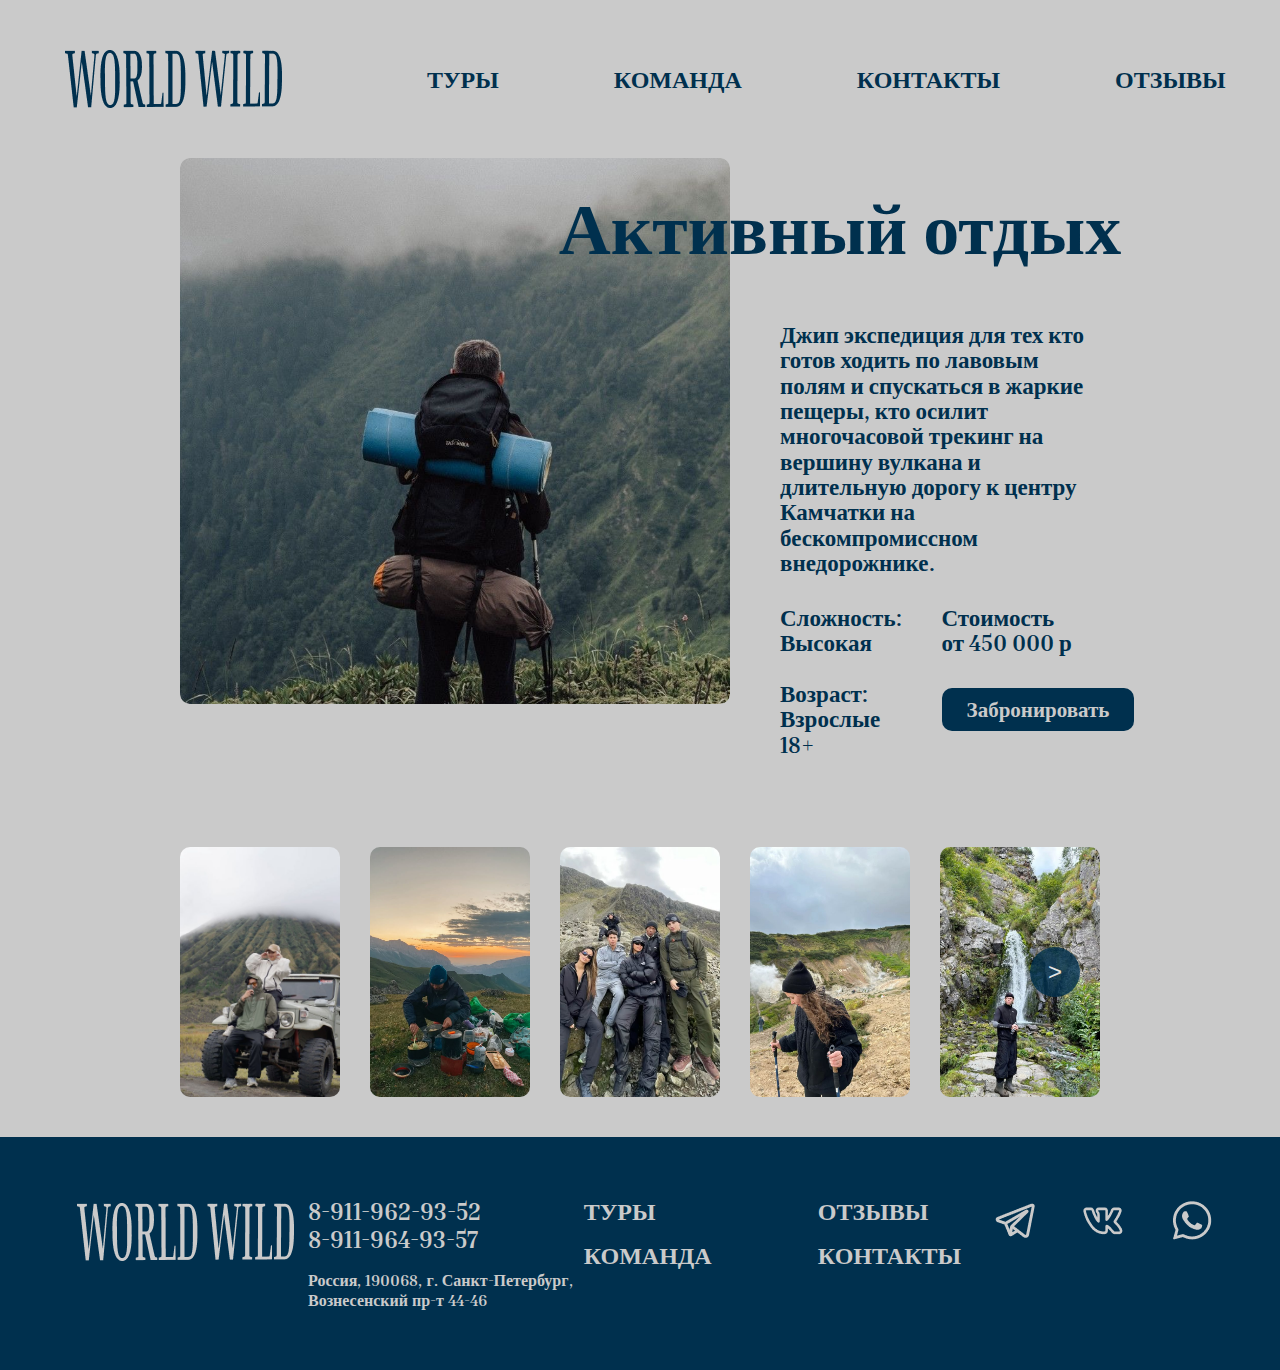
<file: верстка макета фигма/акт.html>
<!DOCTYPE html>
<html lang="ru">
<head>
    <meta charset="UTF-8">
    <meta name="viewport" content="width=device-width, initial-scale=1.0">
    <title>Активный отдых</title>
    <link href="https://fonts.googleapis.com/css2?family=Inria+Serif:wght@400;700&display=swap" rel="stylesheet">
    <link rel="stylesheet" href="акт.css">
</head>
<body>
    <header>
        <div class="container">
            <div class="header-container">
                <div class="logo">
                    <a href="index.html">
                       <img src="images/ЛОГО.png" alt="Логотип компании">
                    </a>   
                </div>
                <nav class="nav-menu">
                    <a href="всетуры.html" class="nav-button">ТУРЫ</a>
                    <a href="команда.html" class="nav-button">КОМАНДА</a>
                    <a href="Информация.html" class="nav-button">КОНТАКТЫ</a>
                    <a href="ОТЗЫВЫ.html" class="nav-button">ОТЗЫВЫ</a>
                </nav>
            </div>
        </div>
    </header>

    <main>
        <div class="main-container">
            <div class="photo-container">
                <img src="images/акт.png" alt="Активный отдых">
            </div>
            <div class="text-block">
                <div class="text-content-container">
                    <h1 class="title">Активный отдых</h1>
                    <div class="comfort-text-block">
                        <p class="description">
                            Джип экспедиция для тех кто готов ходить по лавовым полям и спускаться в жаркие пещеры, кто осилит многочасовой трекинг на вершину вулкана и длительную дорогу к центру Камчатки на бескомпромиссном внедорожнике. 
                        </p>
                        <div class="details-container">
                            <div class="details-column">
                                Сложность:<br>
                                Высокая<br><br>
                                Возраст:<br>
                                Взрослые 18+
                            </div>
                            <div class="details-column">
                                Стоимость<br>
                                от 450 000 р
                                <a href="фио.html" class="book-button">Забронировать</a>
                            </div>
                        </div>
                    </div>
                </div>
            </div>
        </div>
    </main>
   <!-- Карусель после основного контента -->
<div class="carousel-section">
    <div class="container">
        <div class="carousel">
            <div class="carousel-track">
                <div class="carousel-slide">
                    <img src="images/акт1.jpg" alt="Фото тура 1">
                </div>
                <div class="carousel-slide">
                    <img src="images/акт2.jpg" alt="Фото тура 2">
                </div>
                <div class="carousel-slide">
                    <img src="images/акт3.jpg" alt="Фото тура 3">
                </div>
                <div class="carousel-slide">
                    <img src="images/акт4.jpg" alt="Фото тура 4">
                </div>
                <div class="carousel-slide">
                    <img src="images/акт5.jpg" alt="Фото тура 5">
                </div>
                <div class="carousel-slide">
                    <img src="images/акт6.jpg" alt="Фото тура 6">
                </div>
                <div class="carousel-slide">
                    <img src="images/акт7.jpg" alt="Фото тура 7">
                </div>
            </div>
            <button class="carousel-btn prev-btn">&lt;</button>
            <button class="carousel-btn next-btn">&gt;</button>
        </div>
    </div>
</div>
    <footer class="footer">
        <div class="container">
            <div class="footer-content">
                <div class="footer-logo">
                    <a href="index.html">
                      <img src="images/лого 2.png" alt="Логотип">
                    </a>
                </div>
                <div class="footer-contacts">
                    <h3 class="contacts-title">8-911-962-93-52<br>8-911-964-93-57</h3>
                    <p class="contacts-subtitle">Россия, 190068, г. Санкт-Петербург,<br>Вознесенский пр-т 44-46</p>
                </div>
                <nav class="footer-nav">
                    <a href="всетуры.html" class="footer-nav-link">ТУРЫ</a>
                    <a href="ОТЗЫВЫ.html" class="footer-nav-link">ОТЗЫВЫ</a>
                    <a href="команда.html" class="footer-nav-link">КОМАНДА</a>
                    <a href="Информация.html" class="footer-nav-link">КОНТАКТЫ</a>
                </nav>
                <div class="footer-social">
                    <a href="#" class="social-icon"><img src="images/tg.png" alt="Telegram"></a>
                    <a href="#" class="social-icon"><img src="images/vk.png" alt="VK"></a>
                    <a href="#" class="social-icon"><img src="images/whatsapp.png" alt="WhatsApp"></a>
                </div>
            </div>
        </div>
    </footer>
    <script>
        document.addEventListener('DOMContentLoaded', function() {
            const track = document.querySelector('.carousel-track');
            const slides = Array.from(document.querySelectorAll('.carousel-slide'));
            const nextBtn = document.querySelector('.next-btn');
            const prevBtn = document.querySelector('.prev-btn');
            
            // Рассчитываем ширину одного слайда
            const slide = slides[0];
            let slideWidth = slide.offsetWidth;
            let gap = parseInt(window.getComputedStyle(slide).marginRight) || 30;
            const totalSlideWidth = slideWidth + gap;
            
            // Количество одновременно видимых слайдов
            const visibleSlides = 5;
            let currentIndex = 0;
            
            // Функция обновления позиции карусели
            function updateCarousel() {
                track.style.transform = `translateX(-${currentIndex * totalSlideWidth}px)`;
                
                // Скрываем/показываем кнопки навигации
                prevBtn.style.display = currentIndex === 0 ? 'none' : 'block';
                nextBtn.style.display = currentIndex >= slides.length - visibleSlides ? 'none' : 'block';
            }
            
            // Обработчик кнопки "Вперед"
            nextBtn.addEventListener('click', function() {
                if (currentIndex < slides.length - visibleSlides) {
                    currentIndex++;
                    updateCarousel();
                }
            });
            
            // Обработчик кнопки "Назад"
            prevBtn.addEventListener('click', function() {
                if (currentIndex > 0) {
                    currentIndex--;
                    updateCarousel();
                }
            });
            
            // Инициализация карусели
            updateCarousel();
            
            // Обработчик ресайза окна
            window.addEventListener('resize', function() {
                const newSlideWidth = slides[0].offsetWidth;
                const newGap = parseInt(window.getComputedStyle(slides[0]).marginRight) || 30;
                if (Math.abs(newSlideWidth - slideWidth) > 5 || newGap !== gap) {
                    slideWidth = newSlideWidth;
                    gap = newGap;
                    updateCarousel();
                }
            });
        });
    </script>
</body>
</html>
</file>
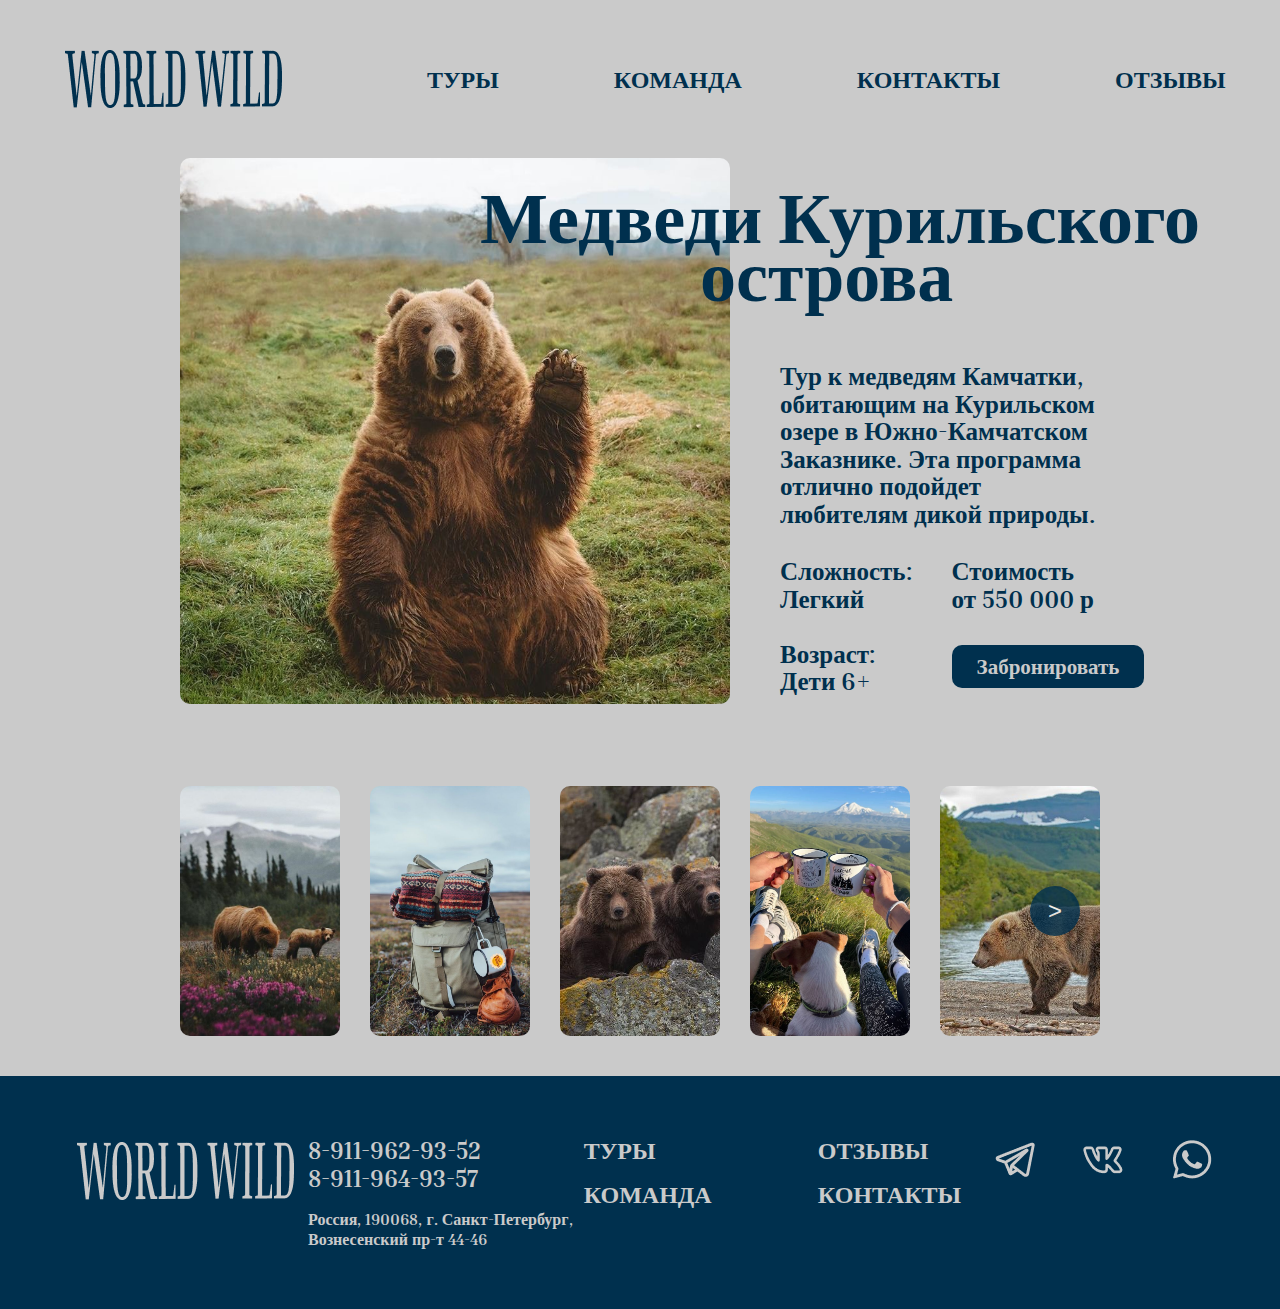
<file: верстка макета фигма/мед.html>
<!DOCTYPE html>
<html lang="ru">
<head>
    <meta charset="UTF-8">
    <meta name="viewport" content="width=device-width, initial-scale=1.0">
    <title>Медведи Курильского острова</title>
    <link href="https://fonts.googleapis.com/css2?family=Inria+Serif:wght@400;700&display=swap" rel="stylesheet">
    <link rel="stylesheet" href="мед.css">
</head>
<body>
    <header>
        <div class="container">
            <div class="header-container">
                <div class="logo">
                    <a href="index.html">
                        <img src="images/ЛОГО.png" alt="Логотип компании">
                    </a>
                </div>
                <nav class="nav-menu">
                    <a href="всетуры.html" class="nav-button">ТУРЫ</a>
                    <a href="команда.html" class="nav-button">КОМАНДА</a>
                    <a href="Информация.html" class="nav-button">КОНТАКТЫ</a>
                    <a href="ОТЗЫВЫ.html" class="nav-button">ОТЗЫВЫ</a>
                </nav>
            </div>
        </div>
    </header>

    <main>
        <div class="main-container">
            <div class="photo-container">
                <img src="images/Медведи Курильского острова.png" alt="Медведи Курильского острова">
            </div>
            <div class="text-block">
                <div class="text-content-container">
                    <h1 class="title">Медведи Курильского<br><span class="title-second-line">острова</span></h1>
                    <div class="comfort-text-block">
                        <p class="description">
                            Тур к медведям Камчатки, обитающим на Курильском озере в Южно-Камчатском Заказнике. 
                            Эта программа отлично подойдет любителям дикой природы.
                        </p>
                        <div class="details-container">
                            <div class="details-column">
                                Сложность:<br>
                                Легкий<br><br>
                                Возраст:<br>
                                Дети 6+
                            </div>
                            <div class="details-column">
                                Стоимость<br>
                                от 550 000 р
                                <a href="фио.html" class="book-button">Забронировать</a>
                            </div>
                        </div>
                    </div>
                </div>
            </div>
        </div>
    </main>
   <!-- Карусель после основного контента -->
<div class="carousel-section">
    <div class="container">
        <div class="carousel">
            <div class="carousel-track">
                <div class="carousel-slide">
                    <img src="images/мед1.jpg" alt="Фото тура 1">
                </div>
                <div class="carousel-slide">
                    <img src="images/мед2.jpg" alt="Фото тура 2">
                </div>
                <div class="carousel-slide">
                    <img src="images/мед3.jpg" alt="Фото тура 3">
                </div>
                <div class="carousel-slide">
                    <img src="images/мед4.jpg" alt="Фото тура 4">
                </div>
                <div class="carousel-slide">
                    <img src="images/мед5.jpg" alt="Фото тура 5">
                </div>
                <div class="carousel-slide">
                    <img src="images/сем6.jpg" alt="Фото тура 6">
                </div>
                <div class="carousel-slide">
                    <img src="images/мед7.jpg" alt="Фото тура 7">
                </div>
            </div>
            <button class="carousel-btn prev-btn">&lt;</button>
            <button class="carousel-btn next-btn">&gt;</button>
        </div>
    </div>
</div>
    <footer class="footer">
        <div class="container">
            <div class="footer-content">
                <div class="footer-logo">
                    <a href="index.html">
                        <img src="images/лого 2.png" alt="Логотип">
                    </a>
                </div>
                <div class="footer-contacts">
                    <h3 class="contacts-title">8-911-962-93-52<br>8-911-964-93-57</h3>
                    <p class="contacts-subtitle">Россия, 190068, г. Санкт-Петербург,<br>Вознесенский пр-т 44-46</p>
                </div>
                <nav class="footer-nav">
                    <a href="всетуры.html" class="footer-nav-link">ТУРЫ</a>
                    <a href="ОТЗЫВЫ.html" class="footer-nav-link">ОТЗЫВЫ</a>
                    <a href="команда.html" class="footer-nav-link">КОМАНДА</a>
                    <a href="Информация.html" class="footer-nav-link">КОНТАКТЫ</a>
                </nav>
                <div class="footer-social">
                    <a href="#" class="social-icon"><img src="images/tg.png" alt="Telegram"></a>
                    <a href="#" class="social-icon"><img src="images/vk.png" alt="VK"></a>
                    <a href="#" class="social-icon"><img src="images/whatsapp.png" alt="WhatsApp"></a>
                </div>
            </div>
        </div>
    </footer>
    <script>
        document.addEventListener('DOMContentLoaded', function() {
            const track = document.querySelector('.carousel-track');
            const slides = Array.from(document.querySelectorAll('.carousel-slide'));
            const nextBtn = document.querySelector('.next-btn');
            const prevBtn = document.querySelector('.prev-btn');
            
            // Рассчитываем ширину одного слайда
            const slide = slides[0];
            let slideWidth = slide.offsetWidth;
            let gap = parseInt(window.getComputedStyle(slide).marginRight) || 30;
            const totalSlideWidth = slideWidth + gap;
            
            // Количество одновременно видимых слайдов
            const visibleSlides = 5;
            let currentIndex = 0;
            
            // Функция обновления позиции карусели
            function updateCarousel() {
                track.style.transform = `translateX(-${currentIndex * totalSlideWidth}px)`;
                
                // Скрываем/показываем кнопки навигации
                prevBtn.style.display = currentIndex === 0 ? 'none' : 'block';
                nextBtn.style.display = currentIndex >= slides.length - visibleSlides ? 'none' : 'block';
            }
            
            // Обработчик кнопки "Вперед"
            nextBtn.addEventListener('click', function() {
                if (currentIndex < slides.length - visibleSlides) {
                    currentIndex++;
                    updateCarousel();
                }
            });
            
            // Обработчик кнопки "Назад"
            prevBtn.addEventListener('click', function() {
                if (currentIndex > 0) {
                    currentIndex--;
                    updateCarousel();
                }
            });
            
            // Инициализация карусели
            updateCarousel();
            
            // Обработчик ресайза окна
            window.addEventListener('resize', function() {
                const newSlideWidth = slides[0].offsetWidth;
                const newGap = parseInt(window.getComputedStyle(slides[0]).marginRight) || 30;
                if (Math.abs(newSlideWidth - slideWidth) > 5 || newGap !== gap) {
                    slideWidth = newSlideWidth;
                    gap = newGap;
                    updateCarousel();
                }
            });
        });
    </script>
</body>
</html>
</file>
<file: верстка макета фигма/акт.css>
* {
    margin: 0;
    padding: 0;
    box-sizing: border-box;
}

body {
    font-family: 'Inria Serif', serif;
    background-color: #CACACA;
}

.container {
    width: 100%;
    max-width: 1440px;
    margin: 0 auto;
}

/* Шапка */
.header-container {
    display: flex;
    align-items: center;
    padding: 50px 65px;
    width: 100%;
    box-sizing: border-box;
    margin-bottom: -50px;
}

.logo {
    margin-right: 130px;
}

.logo img {
    width: 217px;
    height: 58px;
    display: block;
}

.nav-menu {
    display: flex;
    gap: 85px;
    flex-grow: 1;
}

.nav-menu::after {
    content: '';
    display: block;
    width: 211px;
    flex-shrink: 0;
}

.nav-button {
    color: #00304E;
    font-size: 24px;
    font-weight: 700;
    text-decoration: none;
    white-space: nowrap;
    display: flex;
    justify-content: center;
    align-items: center;
    height: 49px;
    transition: color 0.3s ease;
    padding: 0 30px; /* Увеличиваем горизонтальные отступы */
    margin: 0 -15px; /* Компенсируем часть отступов */
    
}

.nav-button:hover {
    color:  #CACACA;
    background-color: #00304E;
    border-radius: 5px;
    box-shadow: 0 0 0 1px #00304E; /* Вместо изменения размера */
}
/* Основной контент */
.main-container {
    display: flex;
    width: 100%;
    max-width: 1440px;
    padding: 50px 180px;
    margin: 0 auto;
    justify-content: space-between;
    align-items: flex-start;

}

.photo-container {
    width: 550px;
    z-index: 1;
}

.photo-container img {
    width: 100%;
    height: auto;
    display:flex;
    border-radius: 10px;
   
}

.text-block {
    width: calc(100% - 600px );
    right: 40px;
    top: 50px;
    z-index: 2;
    display: flex;
    flex-direction: column;
    align-items:end;
    margin-left: 0;
}

.text-content-container {
    width: 100%;
    display: flex;
    flex-direction: column;
    align-items: center;
}

.title {
    font-size: 72px;
    font-weight: bold;
    color: #00304E;
    margin-bottom: 15px;
    line-height: 1.1;
    text-align: left;
    width: auto;
    white-space: nowrap;
    margin-left: -200px;
    margin-top: 30px;
}

.comfort-text-block {
    width: 100%;
    max-width: 100%;
    margin-left: 0;
    padding: 40px 0;   
  
}




.description {
    font-size: 23px;
    font-weight: bold;
    color: #00304E;
    margin-bottom: 30px;
    line-height: 1.1;
   
}

.details-container {
    display: flex;
    gap: 40px;
}

.details-column {
    flex: 1;
    font-size: 23px;
    font-weight: 700;
    color: #00304E;
    line-height: 1.1;
    font-weight: bold;
    
}
/* Стили для секции с каруселью */
.carousel-section {
    padding: 40px 0;
    width: 100%;
    margin-top: -40px;

}
.carousel-section .container {
    max-width: 1440px;
    margin: 0 auto;
    padding: 0 180px;
}


.carousel {
    position: relative;
    width: 100%;
    overflow: hidden;
}
.carousel-track {
    display: flex;
    gap: 30px;
    transition: transform 0.5s ease;
 
}

.carousel-slide {
    flex: 0 0 calc(20% - 24px); /* 5 видимых слайдов с учетом отступов */
    box-sizing: border-box;
    min-width: 0;
}

.carousel-slide img {
    width: 100%;
    height: 250px;
    object-fit: cover;
    border-radius: 10px;
    display: block;

}

.carousel-btn {
    position: absolute;
    top: 50%;
    transform: translateY(-50%);
    background: #00304E;
    color: white;
    border: none;
    width: 50px;
    height: 50px;
    border-radius: 50%;
    font-size: 24px;
    cursor: pointer;
    z-index: 10;
    display: flex;
    align-items: center;
    justify-content: center;
    opacity: 0.8;
    transition: opacity 0.3s;
}

.carousel-btn:hover {
    opacity: 1;
}

.prev-btn {
    left: 20px;
}

.next-btn {
    right: 20px;
}

/* кнопка забронировать*/
.book-button {
    display: inline-block;
    background-color: #00304E;
    color: #CACACA;
    font-size: 21px;
    font-weight: bold;
    padding: 10px 25px;
    border-radius: 10px;
    text-decoration: none;
    transition: background-color 0.3s ease, transform 0.2s ease;
    margin-top: 32px;
}

.book-button:hover {
    background-color: #004b7c;
    transform: translateY(-2px);
    box-shadow: 0 4px 8px rgba(0, 0, 0, 0.2);
}

.book-button:active {
    transform: translateY(0);
}

/* Футер */
.footer {
    background-color: #00304E;
    padding: 60px 0;
}

.footer-content {
    display: flex;
    justify-content: space-between;
    align-items: flex-start;
    max-width: 1440px;
    margin: 0 auto;
    padding: 0 65px;
}

.footer-logo img {
    width: 243px;
    height: 70px;
    object-fit: contain;
}

.footer-contacts {
    width: 287px;
    display: flex;
    flex-direction: column;
}

.contacts-title {
    font-weight: bold;
    font-size: 24px;
    color: #CACACA;
    margin-bottom: 17px;
}

.contacts-subtitle {
    font-weight: bold;
    font-size: 16px;
    color: #CACACA;
}

.footer-nav {
    width: 425px;
    display: grid;
    grid-template-columns: repeat(2, 1fr);
    gap: 15px 60px;
}

.footer-nav-link {
    font-weight: bold;
    font-size: 24px;
    color: #CACACA;
    text-decoration: none;
    white-space: nowrap;
}

.footer-social {
    width: 223px;
    display: flex;
    gap: 41px;
}

.social-icon img {
    width: 47px;
    height: 47px;
}
</file>
<file: верстка макета фигма/мед.css>
* {
    margin: 0;
    padding: 0;
    box-sizing: border-box;
}

body {
    font-family: 'Inria Serif', serif;
    background-color: #CACACA;
}

.container {
    width: 100%;
    max-width: 1440px;
    margin: 0 auto;
}

/* Шапка */
.header-container {
    display: flex;
    align-items: center;
    padding: 50px 65px;
    width: 100%;
    box-sizing: border-box;
    margin-bottom: -50px;
}

.logo {
    margin-right: 130px;
}

.logo img {
    width: 217px;
    height: 58px;
    display: block;
}

.nav-menu {
    display: flex;
    gap: 85px;
    flex-grow: 1;
}

.nav-menu::after {
    content: '';
    display: block;
    width: 211px;
    flex-shrink: 0;
}

.nav-button {
    color: #00304E;
    font-size: 24px;
    font-weight: 700;
    text-decoration: none;
    white-space: nowrap;
    display: flex;
    justify-content: center;
    align-items: center;
    height: 49px;
    transition: color 0.3s ease;
    padding: 0 30px; /* Увеличиваем горизонтальные отступы */
    margin: 0 -15px; /* Компенсируем часть отступов */
    
}

.nav-button:hover {
    color:  #CACACA;
    background-color: #00304E;
    border-radius: 5px;
    box-shadow: 0 0 0 1px #00304E; /* Вместо изменения размера */
}
/* Основной контент */
.main-container {
    display: flex;
    width: 100%;
    max-width: 1440px;
    padding: 50px 180px;
    margin: 0 auto;
    justify-content: space-between;
    align-items: flex-start;

}

.photo-container {
    width: 550px;
    z-index: 1;
}

.photo-container img {
    width: 100%;
    height: auto;
    display:flex;
    border-radius: 10px;
   
}

.text-block {
    width: calc(100% - 600px );
    right: 40px;
    top: 50px;
    z-index: 2;
    display: flex;
    flex-direction: column;
    align-items:end;
    margin-left: 0;
}

.text-content-container {
    width: 100%;
    display: flex;
    flex-direction: column;
    align-items: center;
}

.title {
    font-size: 72px;
    font-weight: bold;
    color: #00304E;
    margin-bottom: 20px;
    line-height: 0.8;
    text-align: left;
    width: auto;
    white-space: nowrap;
    margin-left: -200px;
    margin-top: 30px;
}
.title-second-line {
    display: inline-block;
    margin-left: 220px; /* Регулируйте это значение по необходимости */
}

.comfort-text-block {
    width: 100%;
    max-width: 100%;
    margin-left: 0;
    padding: 40px 0;   
  
}


.subtitle {
    font-family: 'Inria Serif', serif;
    font-size: 37px;
    font-weight: 700;
    color: #00304E;
    margin-bottom: 40px;
    font-weight: bold;
    margin-left: 60px;
}

.description {
    font-size: 25px;
    font-weight: bold;
    color: #00304E;
    margin-bottom: 10px;
    line-height: 1.1;
    margin-bottom: 30px;
}

.details-container {
    display: flex;
    gap: 40px;
}

.details-column {
    flex: 1;
    font-size: 25px;
    font-weight: 700;
    color: #00304E;
    line-height: 1.1;
    font-weight: bold;
    
}
/* Стили для секции с каруселью */
.carousel-section {
    padding: 40px 0;
    width: 100%;
    margin-top: -40px;

}
.carousel-section .container {
    max-width: 1440px;
    margin: 0 auto;
    padding: 0 180px;
}


.carousel {
    position: relative;
    width: 100%;
    overflow: hidden;
}
.carousel-track {
    display: flex;
    gap: 30px;
    transition: transform 0.5s ease;
 
}

.carousel-slide {
    flex: 0 0 calc(20% - 24px); /* 5 видимых слайдов с учетом отступов */
    box-sizing: border-box;
    min-width: 0;
}

.carousel-slide img {
    width: 100%;
    height: 250px;
    object-fit: cover;
    border-radius: 10px;
    display: block;

}

.carousel-btn {
    position: absolute;
    top: 50%;
    transform: translateY(-50%);
    background: #00304E;
    color: white;
    border: none;
    width: 50px;
    height: 50px;
    border-radius: 50%;
    font-size: 24px;
    cursor: pointer;
    z-index: 10;
    display: flex;
    align-items: center;
    justify-content: center;
    opacity: 0.8;
    transition: opacity 0.3s;
}

.carousel-btn:hover {
    opacity: 1;
}

.prev-btn {
    left: 20px;
}

.next-btn {
    right: 20px;
}

/* кнопка забронировать*/
.book-button {
    display: inline-block;
    background-color: #00304E;
    color: #CACACA;
    font-size: 21px;
    font-weight: bold;
    padding: 10px 25px;
    border-radius: 10px;
    text-decoration: none;
    transition: background-color 0.3s ease, transform 0.2s ease;
    margin-top: 32px;
}

.book-button:hover {
    background-color: #004b7c;
    transform: translateY(-2px);
    box-shadow: 0 4px 8px rgba(0, 0, 0, 0.2);
}

.book-button:active {
    transform: translateY(0);
}

/* Футер */
.footer {
    background-color: #00304E;
    padding: 60px 0;
}

.footer-content {
    display: flex;
    justify-content: space-between;
    align-items: flex-start;
    max-width: 1440px;
    margin: 0 auto;
    padding: 0 65px;
}

.footer-logo img {
    width: 243px;
    height: 70px;
    object-fit: contain;
}

.footer-contacts {
    width: 287px;
    display: flex;
    flex-direction: column;
}

.contacts-title {
    font-weight: bold;
    font-size: 24px;
    color: #CACACA;
    margin-bottom: 17px;
}

.contacts-subtitle {
    font-weight: bold;
    font-size: 16px;
    color: #CACACA;
}

.footer-nav {
    width: 425px;
    display: grid;
    grid-template-columns: repeat(2, 1fr);
    gap: 15px 60px;
}

.footer-nav-link {
    font-weight: bold;
    font-size: 24px;
    color: #CACACA;
    text-decoration: none;
    white-space: nowrap;
}

.footer-social {
    width: 223px;
    display: flex;
    gap: 41px;
}

.social-icon img {
    width: 47px;
    height: 47px;
}
</file>
